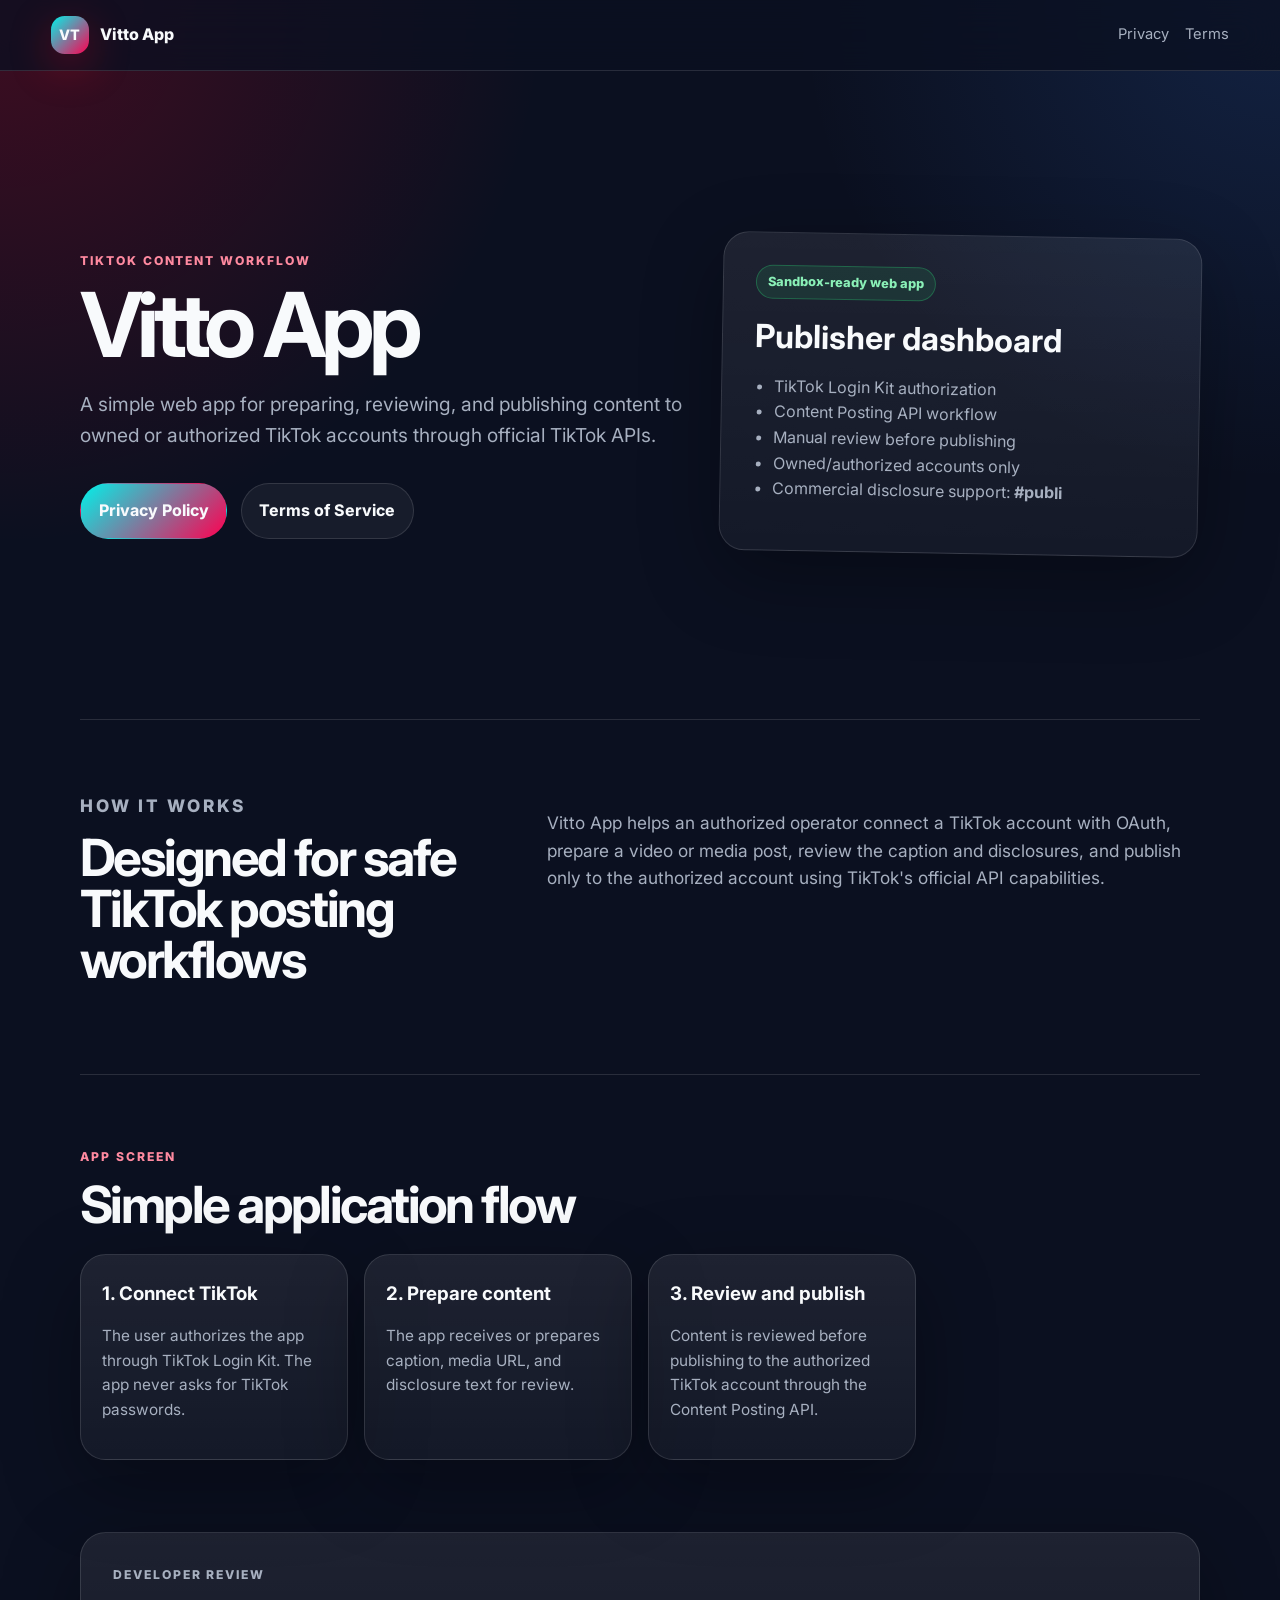
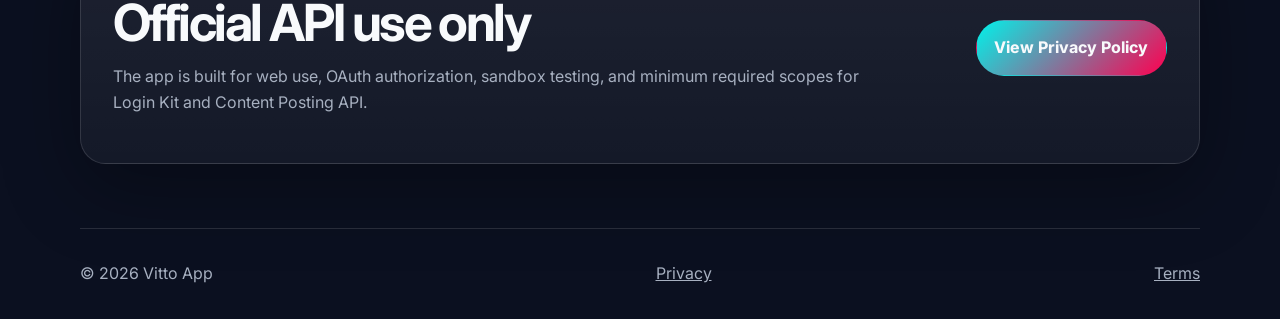
<file: index.html>
<!doctype html>
<html lang="pt-BR">
<head>
  <meta charset="utf-8" />
  <meta name="viewport" content="width=device-width, initial-scale=1" />
  <title>Vitto App | TikTok Content Workflow</title>
  <meta name="description" content="Vitto App prepares, reviews, and publishes owned TikTok content using official TikTok APIs and OAuth authorization." />
  <meta property="og:title" content="Vitto App" />
  <meta property="og:description" content="Authorized TikTok content workflow for owned accounts, with review, disclosure, and posting controls." />
  <meta property="og:image" content="./assets/vitto-app-icon-1024.png" />
  <link rel="preconnect" href="https://fonts.googleapis.com"><link rel="preconnect" href="https://fonts.gstatic.com" crossorigin>
  <link href="https://fonts.googleapis.com/css2?family=Inter:wght@400;500;600;700;800&display=swap" rel="stylesheet">
  <link rel="stylesheet" href="./styles.css" />
</head>
<body>
  <header class="nav"><a class="brand" href="./"><span class="brand-mark">VT</span><span>Vitto App</span></a><nav><a href="./privacy/">Privacy</a><a href="./terms/">Terms</a></nav></header>
  <main>
    <section class="hero">
      <div class="hero-copy">
        <p class="eyebrow">TikTok content workflow</p>
        <h1>Vitto App</h1>
        <p class="lead">A simple web app for preparing, reviewing, and publishing content to owned or authorized TikTok accounts through official TikTok APIs.</p>
        <div class="actions"><a class="button primary" href="./privacy/">Privacy Policy</a><a class="button" href="./terms/">Terms of Service</a></div>
      </div>
      <div class="hero-card" aria-label="App preview">
        <div class="status-pill">Sandbox-ready web app</div>
        <h2>Publisher dashboard</h2>
        <ul>
          <li>TikTok Login Kit authorization</li>
          <li>Content Posting API workflow</li>
          <li>Manual review before publishing</li>
          <li>Owned/authorized accounts only</li>
          <li>Commercial disclosure support: <strong>#publi</strong></li>
        </ul>
      </div>
    </section>
    <section class="section grid-two">
      <div><p class="eyebrow">How it works</p><h2>Designed for safe TikTok posting workflows</h2></div>
      <p>Vitto App helps an authorized operator connect a TikTok account with OAuth, prepare a video or media post, review the caption and disclosures, and publish only to the authorized account using TikTok's official API capabilities.</p>
    </section>
    <section class="section">
      <p class="eyebrow">App screen</p><h2>Simple application flow</h2>
      <div class="cards">
        <article class="card"><h3>1. Connect TikTok</h3><p>The user authorizes the app through TikTok Login Kit. The app never asks for TikTok passwords.</p></article>
        <article class="card"><h3>2. Prepare content</h3><p>The app receives or prepares caption, media URL, and disclosure text for review.</p></article>
        <article class="card"><h3>3. Review and publish</h3><p>Content is reviewed before publishing to the authorized TikTok account through the Content Posting API.</p></article>
      </div>
    </section>
    <section class="section callout"><div><p class="eyebrow">Developer review</p><h2>Official API use only</h2><p>The app is built for web use, OAuth authorization, sandbox testing, and minimum required scopes for Login Kit and Content Posting API.</p></div><a class="button primary" href="./privacy/">View Privacy Policy</a></section>
  </main>
  <footer><span>© <span id="year"></span> Vitto App</span><a href="./privacy/">Privacy</a><a href="./terms/">Terms</a></footer>
  <script>document.getElementById('year').textContent = new Date().getFullYear();</script>
</body>
</html>
</file>
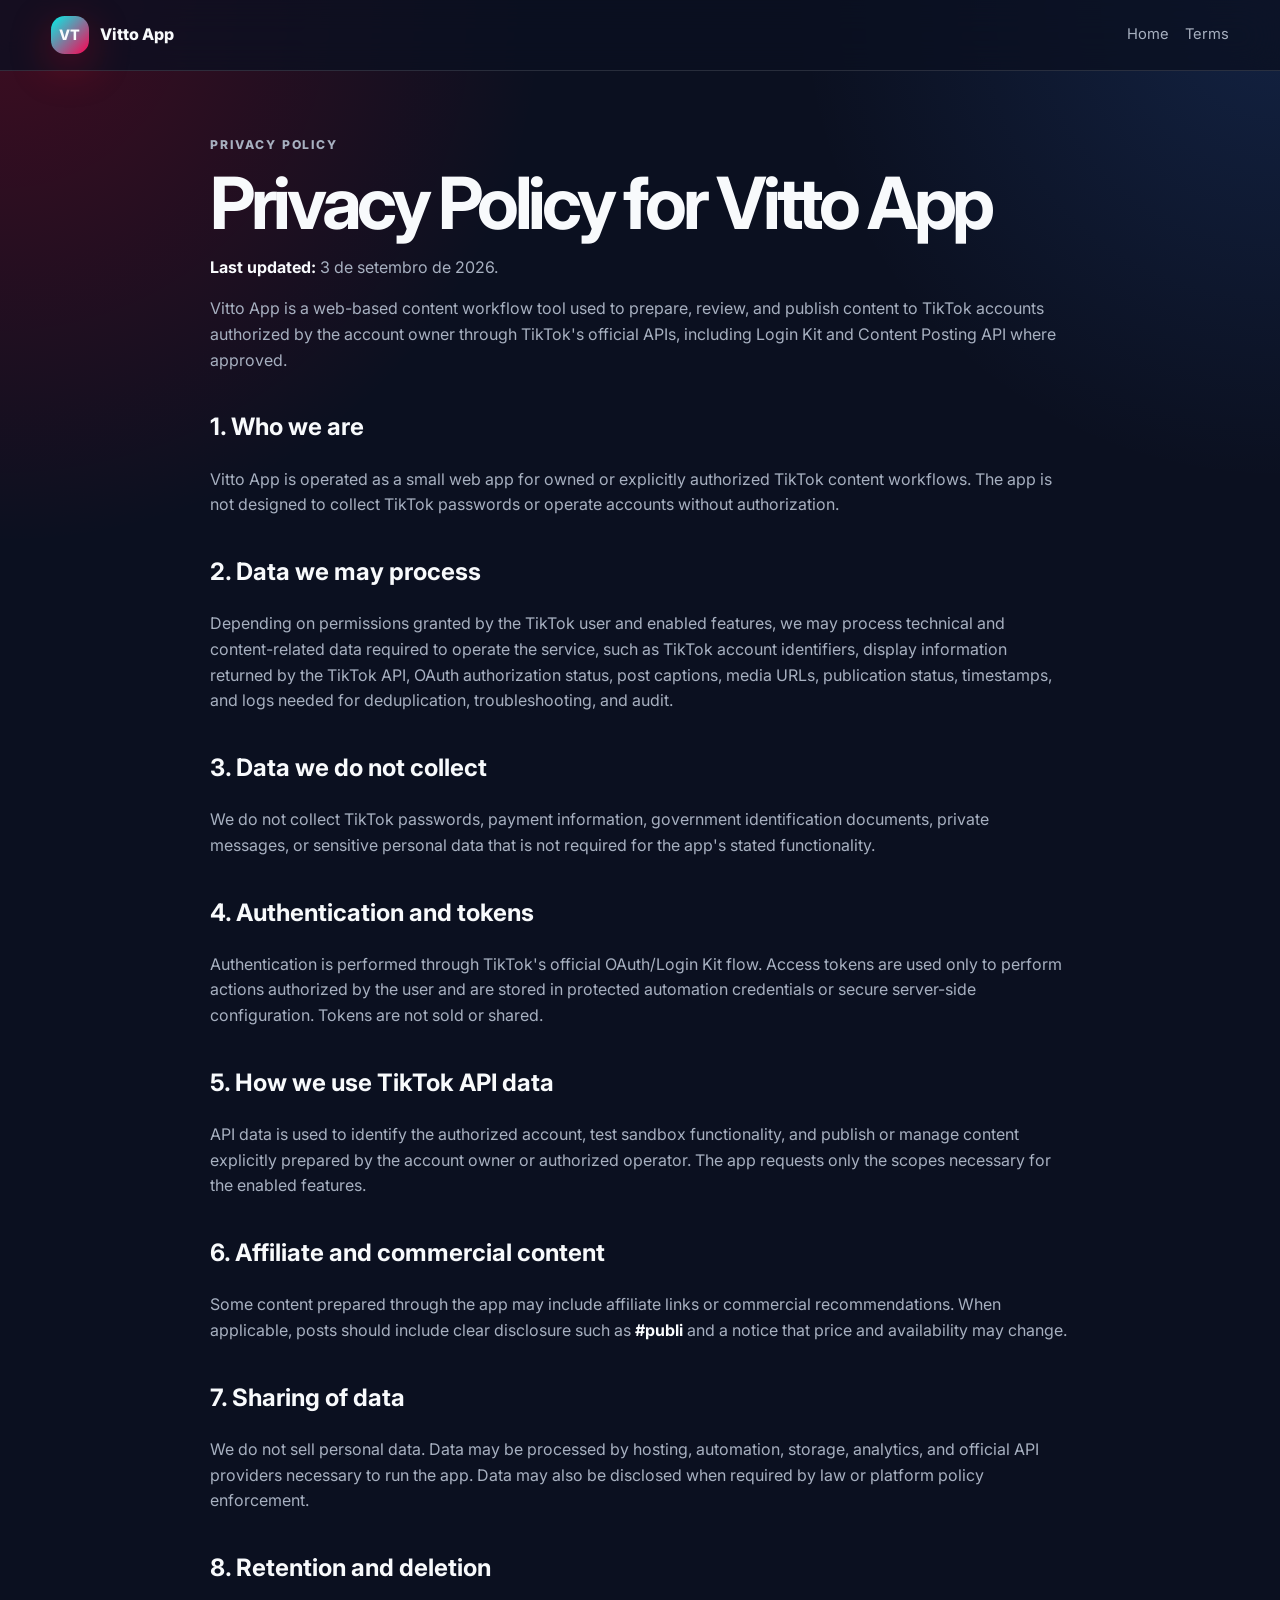
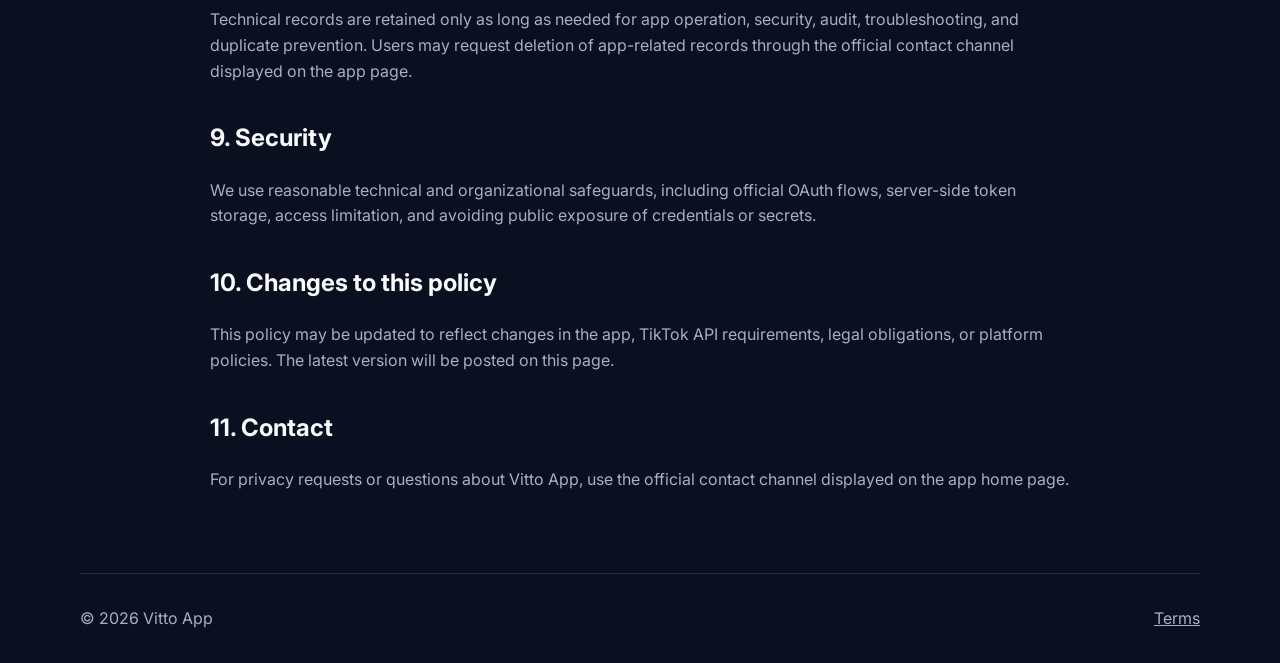
<file: privacy/index.html>
<!doctype html>
<html lang="pt-BR">
<head>
  <meta charset="utf-8" />
  <meta name="viewport" content="width=device-width, initial-scale=1" />
  <title>Privacy Policy | Vitto App</title>
  <meta name="description" content="Privacy Policy for Vitto App, a web app for preparing and publishing owned TikTok content using official TikTok APIs." />
  <link rel="preconnect" href="https://fonts.googleapis.com"><link rel="preconnect" href="https://fonts.gstatic.com" crossorigin>
  <link href="https://fonts.googleapis.com/css2?family=Inter:wght@400;500;600;700;800&display=swap" rel="stylesheet">
  <link rel="stylesheet" href="../styles.css" />
</head>
<body>
  <header class="nav"><a class="brand" href="../"><span class="brand-mark">VT</span><span>Vitto App</span></a><nav><a href="../">Home</a><a href="../terms/">Terms</a></nav></header>
  <main class="page prose">
    <p class="eyebrow">Privacy Policy</p>
    <h1>Privacy Policy for Vitto App</h1>
    <p><strong>Last updated:</strong> 3 de setembro de 2026.</p>
    <p>Vitto App is a web-based content workflow tool used to prepare, review, and publish content to TikTok accounts authorized by the account owner through TikTok's official APIs, including Login Kit and Content Posting API where approved.</p>
    <h2>1. Who we are</h2><p>Vitto App is operated as a small web app for owned or explicitly authorized TikTok content workflows. The app is not designed to collect TikTok passwords or operate accounts without authorization.</p>
    <h2>2. Data we may process</h2><p>Depending on permissions granted by the TikTok user and enabled features, we may process technical and content-related data required to operate the service, such as TikTok account identifiers, display information returned by the TikTok API, OAuth authorization status, post captions, media URLs, publication status, timestamps, and logs needed for deduplication, troubleshooting, and audit.</p>
    <h2>3. Data we do not collect</h2><p>We do not collect TikTok passwords, payment information, government identification documents, private messages, or sensitive personal data that is not required for the app's stated functionality.</p>
    <h2>4. Authentication and tokens</h2><p>Authentication is performed through TikTok's official OAuth/Login Kit flow. Access tokens are used only to perform actions authorized by the user and are stored in protected automation credentials or secure server-side configuration. Tokens are not sold or shared.</p>
    <h2>5. How we use TikTok API data</h2><p>API data is used to identify the authorized account, test sandbox functionality, and publish or manage content explicitly prepared by the account owner or authorized operator. The app requests only the scopes necessary for the enabled features.</p>
    <h2>6. Affiliate and commercial content</h2><p>Some content prepared through the app may include affiliate links or commercial recommendations. When applicable, posts should include clear disclosure such as <strong>#publi</strong> and a notice that price and availability may change.</p>
    <h2>7. Sharing of data</h2><p>We do not sell personal data. Data may be processed by hosting, automation, storage, analytics, and official API providers necessary to run the app. Data may also be disclosed when required by law or platform policy enforcement.</p>
    <h2>8. Retention and deletion</h2><p>Technical records are retained only as long as needed for app operation, security, audit, troubleshooting, and duplicate prevention. Users may request deletion of app-related records through the official contact channel displayed on the app page.</p>
    <h2>9. Security</h2><p>We use reasonable technical and organizational safeguards, including official OAuth flows, server-side token storage, access limitation, and avoiding public exposure of credentials or secrets.</p>
    <h2>10. Changes to this policy</h2><p>This policy may be updated to reflect changes in the app, TikTok API requirements, legal obligations, or platform policies. The latest version will be posted on this page.</p>
    <h2>11. Contact</h2><p>For privacy requests or questions about Vitto App, use the official contact channel displayed on the app home page.</p>
  </main>
  <footer><span>© <span id="year"></span> Vitto App</span><a href="../terms/">Terms</a></footer>
  <script>document.getElementById('year').textContent = new Date().getFullYear();</script>
</body>
</html>
</file>
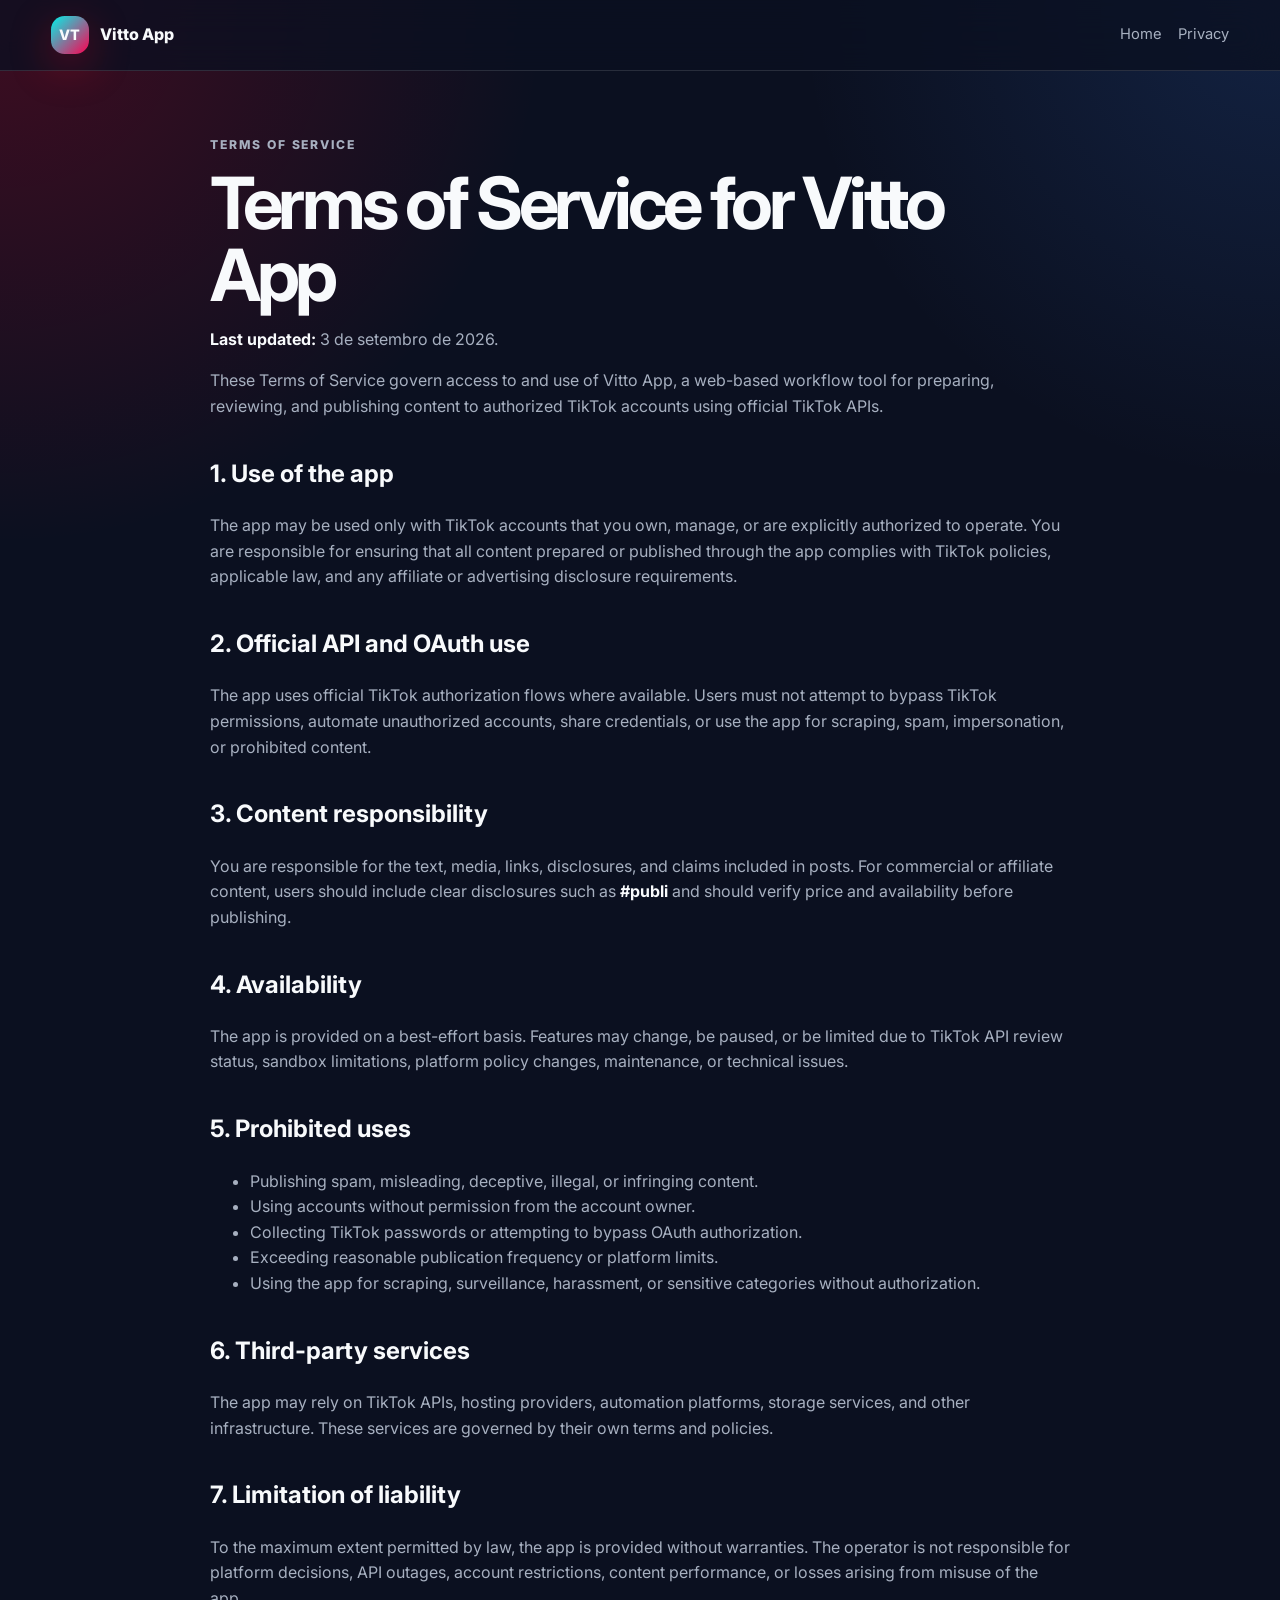
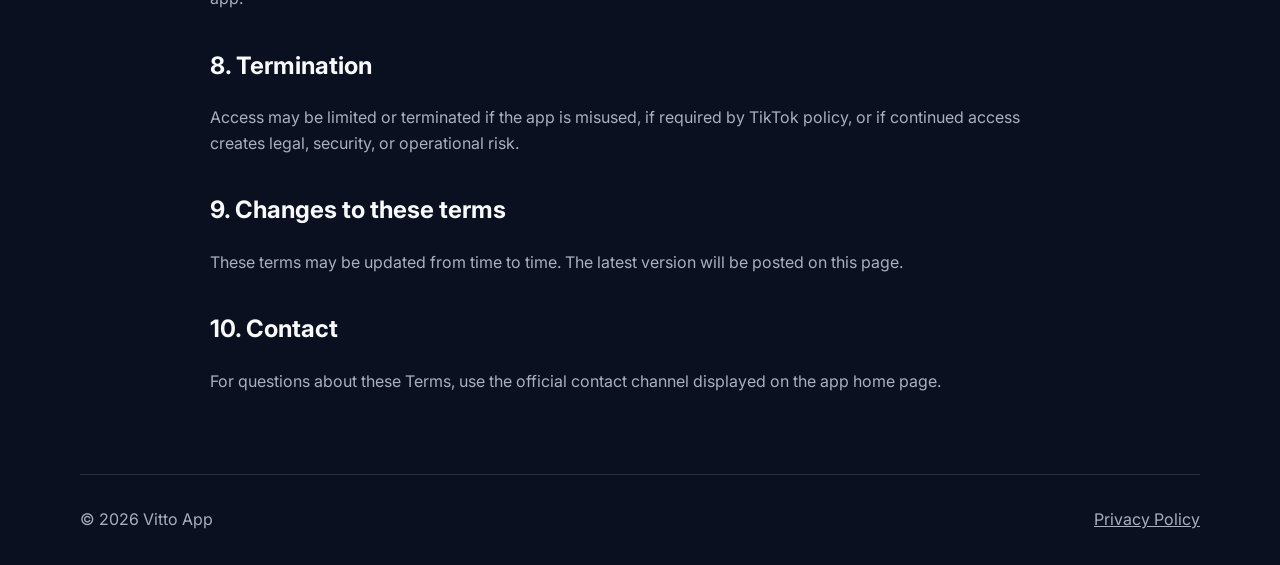
<file: terms/index.html>
<!doctype html>
<html lang="pt-BR">
<head>
  <meta charset="utf-8" />
  <meta name="viewport" content="width=device-width, initial-scale=1" />
  <title>Terms of Service | Vitto App</title>
  <meta name="description" content="Terms of Service for Vitto App, a web app for authorized TikTok content workflows." />
  <link rel="preconnect" href="https://fonts.googleapis.com"><link rel="preconnect" href="https://fonts.gstatic.com" crossorigin>
  <link href="https://fonts.googleapis.com/css2?family=Inter:wght@400;500;600;700;800&display=swap" rel="stylesheet">
  <link rel="stylesheet" href="../styles.css" />
</head>
<body>
  <header class="nav"><a class="brand" href="../"><span class="brand-mark">VT</span><span>Vitto App</span></a><nav><a href="../">Home</a><a href="../privacy/">Privacy</a></nav></header>
  <main class="page prose">
    <p class="eyebrow">Terms of Service</p>
    <h1>Terms of Service for Vitto App</h1>
    <p><strong>Last updated:</strong> 3 de setembro de 2026.</p>
    <p>These Terms of Service govern access to and use of Vitto App, a web-based workflow tool for preparing, reviewing, and publishing content to authorized TikTok accounts using official TikTok APIs.</p>
    <h2>1. Use of the app</h2><p>The app may be used only with TikTok accounts that you own, manage, or are explicitly authorized to operate. You are responsible for ensuring that all content prepared or published through the app complies with TikTok policies, applicable law, and any affiliate or advertising disclosure requirements.</p>
    <h2>2. Official API and OAuth use</h2><p>The app uses official TikTok authorization flows where available. Users must not attempt to bypass TikTok permissions, automate unauthorized accounts, share credentials, or use the app for scraping, spam, impersonation, or prohibited content.</p>
    <h2>3. Content responsibility</h2><p>You are responsible for the text, media, links, disclosures, and claims included in posts. For commercial or affiliate content, users should include clear disclosures such as <strong>#publi</strong> and should verify price and availability before publishing.</p>
    <h2>4. Availability</h2><p>The app is provided on a best-effort basis. Features may change, be paused, or be limited due to TikTok API review status, sandbox limitations, platform policy changes, maintenance, or technical issues.</p>
    <h2>5. Prohibited uses</h2><ul><li>Publishing spam, misleading, deceptive, illegal, or infringing content.</li><li>Using accounts without permission from the account owner.</li><li>Collecting TikTok passwords or attempting to bypass OAuth authorization.</li><li>Exceeding reasonable publication frequency or platform limits.</li><li>Using the app for scraping, surveillance, harassment, or sensitive categories without authorization.</li></ul>
    <h2>6. Third-party services</h2><p>The app may rely on TikTok APIs, hosting providers, automation platforms, storage services, and other infrastructure. These services are governed by their own terms and policies.</p>
    <h2>7. Limitation of liability</h2><p>To the maximum extent permitted by law, the app is provided without warranties. The operator is not responsible for platform decisions, API outages, account restrictions, content performance, or losses arising from misuse of the app.</p>
    <h2>8. Termination</h2><p>Access may be limited or terminated if the app is misused, if required by TikTok policy, or if continued access creates legal, security, or operational risk.</p>
    <h2>9. Changes to these terms</h2><p>These terms may be updated from time to time. The latest version will be posted on this page.</p>
    <h2>10. Contact</h2><p>For questions about these Terms, use the official contact channel displayed on the app home page.</p>
  </main>
  <footer><span>© <span id="year"></span> Vitto App</span><a href="../privacy/">Privacy Policy</a></footer>
  <script>document.getElementById('year').textContent = new Date().getFullYear();</script>
</body>
</html>
</file>
<file: styles.css>
:root{--bg:#0b1020;--panel:#111827;--panel2:#172033;--text:#f8fafc;--muted:#a7b0c0;--line:rgba(255,255,255,.12);--accent:#00f2ea;--accent2:#ff0050;--green:#28c76f;--shadow:0 24px 80px rgba(0,0,0,.32)}*{box-sizing:border-box}html{scroll-behavior:smooth}body{margin:0;font-family:Inter,system-ui,-apple-system,Segoe UI,sans-serif;background:radial-gradient(circle at top left,rgba(230,0,35,.24),transparent 34rem),radial-gradient(circle at top right,rgba(59,130,246,.16),transparent 30rem),var(--bg);color:var(--text);line-height:1.6}a{color:inherit}.nav{position:sticky;top:0;z-index:5;display:flex;align-items:center;justify-content:space-between;gap:1rem;padding:1rem clamp(1rem,4vw,4rem);background:rgba(11,16,32,.78);backdrop-filter:blur(18px);border-bottom:1px solid var(--line)}.brand{display:flex;align-items:center;gap:.7rem;font-weight:800;text-decoration:none}.brand-mark{display:grid;place-items:center;width:2.35rem;height:2.35rem;border-radius:.85rem;background:linear-gradient(135deg,var(--accent),var(--accent2));box-shadow:0 12px 40px rgba(230,0,35,.35);font-size:.9rem}.nav nav{display:flex;gap:1rem;flex-wrap:wrap}.nav nav a{font-size:.92rem;color:var(--muted);text-decoration:none}.nav nav a:hover{color:var(--text)}main{width:min(1120px,calc(100% - 2rem));margin:auto}.hero{display:grid;grid-template-columns:1.12fr .88fr;gap:2rem;align-items:center;min-height:72vh;padding:5rem 0}.eyebrow{margin:0 0 .8rem;color:#ff8aa0;text-transform:uppercase;letter-spacing:.16em;font-weight:800;font-size:.76rem}.hero h1{font-size:clamp(2.6rem,7vw,5.8rem);line-height:.94;letter-spacing:-.065em;margin:0 0 1.4rem}.lead{font-size:1.2rem;color:var(--muted);max-width:42rem}.actions{display:flex;gap:.85rem;flex-wrap:wrap;margin-top:2rem}.button{display:inline-flex;align-items:center;justify-content:center;border:1px solid var(--line);border-radius:999px;padding:.88rem 1.1rem;text-decoration:none;font-weight:750;background:rgba(255,255,255,.05)}.button.primary{background:linear-gradient(135deg,var(--accent),var(--accent2));border-color:transparent}.hero-card,.card,.callout{background:linear-gradient(180deg,rgba(255,255,255,.08),rgba(255,255,255,.04));border:1px solid var(--line);border-radius:1.6rem;box-shadow:var(--shadow)}.hero-card{padding:2rem;transform:rotate(1deg)}.status-pill{display:inline-flex;border:1px solid rgba(40,199,111,.35);background:rgba(40,199,111,.12);color:#8af0b7;border-radius:999px;padding:.35rem .7rem;font-size:.8rem;font-weight:800}.hero-card h2{font-size:2rem;line-height:1.1;margin:1.25rem 0}.hero-card ul{padding-left:1.25rem;color:var(--muted)}.section{padding:4.5rem 0;border-top:1px solid var(--line)}.section h2{font-size:clamp(2rem,4vw,3.4rem);letter-spacing:-.05em;line-height:1;margin:.2rem 0 1rem}.grid-two{display:grid;grid-template-columns:.8fr 1.2fr;gap:2rem}.grid-two p{font-size:1.08rem;color:var(--muted)}.cards{display:grid;grid-template-columns:repeat(4,1fr);gap:1rem;margin-top:1.5rem}.card{padding:1.3rem}.card h3{margin:.2rem 0 .5rem}.card p{color:var(--muted);font-size:.96rem}.callout{display:flex;align-items:center;justify-content:space-between;gap:1.5rem;padding:2rem;margin-bottom:4rem}.callout p{color:var(--muted);max-width:48rem}footer{display:flex;justify-content:space-between;gap:1rem;flex-wrap:wrap;width:min(1120px,calc(100% - 2rem));margin:auto;padding:2rem 0;color:var(--muted);border-top:1px solid var(--line)}.page{padding:4rem 0}.prose{max-width:860px}.prose h1{font-size:clamp(2.4rem,6vw,4.5rem);letter-spacing:-.06em;line-height:1;margin:.3rem 0 1rem}.prose h2{margin-top:2.2rem;font-size:1.5rem}.prose p,.prose li{color:var(--muted)}.prose strong{color:var(--text)}.info-list{display:grid;gap:.75rem;margin:1.5rem 0}.info-row{display:grid;grid-template-columns:220px 1fr;gap:1rem;border:1px solid var(--line);border-radius:1rem;padding:1rem;background:rgba(255,255,255,.04)}.info-row span:first-child{color:#ff8aa0;font-weight:800}.badge-list{display:flex;gap:.5rem;flex-wrap:wrap;margin:1rem 0}.badge{border:1px solid var(--line);border-radius:999px;padding:.35rem .7rem;color:var(--muted);background:rgba(255,255,255,.04)}@media(max-width:850px){.hero,.grid-two{grid-template-columns:1fr}.cards{grid-template-columns:1fr 1fr}.callout{align-items:flex-start;flex-direction:column}.info-row{grid-template-columns:1fr}.nav{align-items:flex-start;flex-direction:column}.hero{padding:3rem 0}}@media(max-width:560px){.cards{grid-template-columns:1fr}.hero h1{font-size:2.6rem}}
</file>
